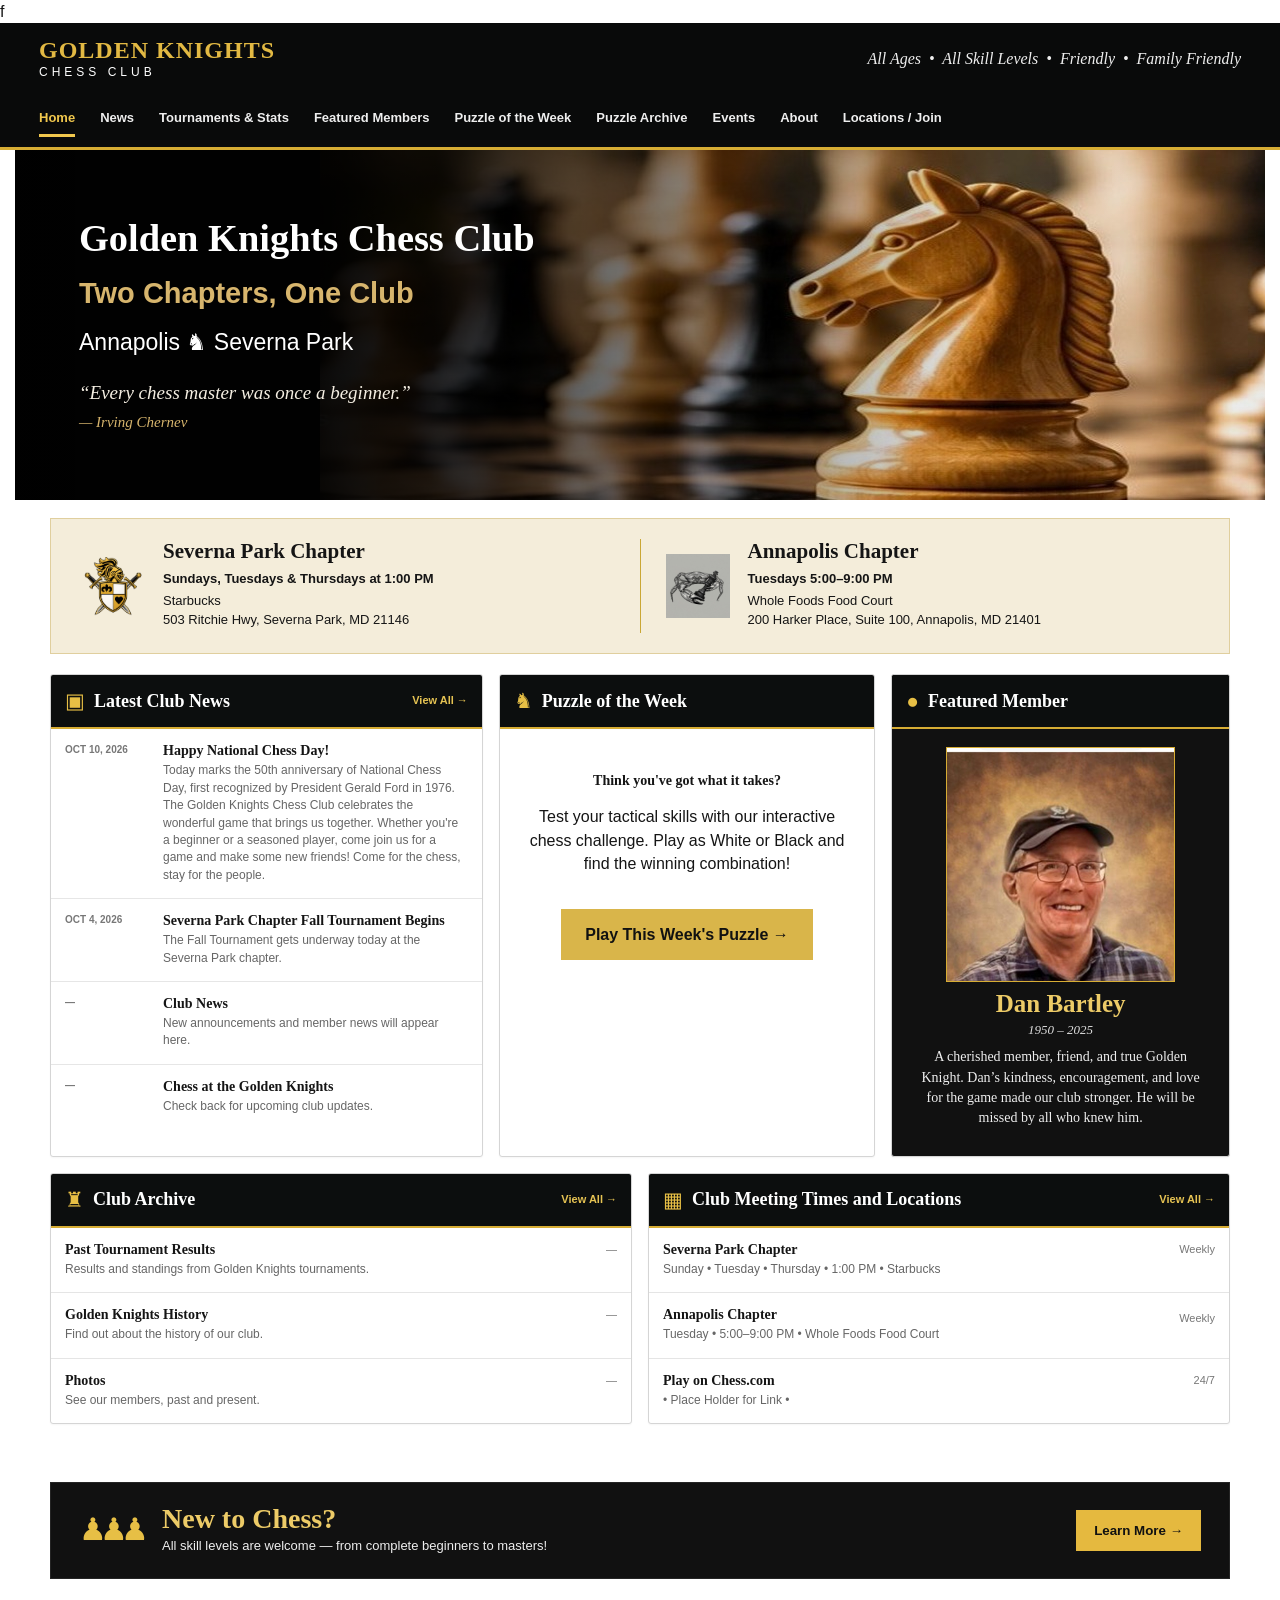
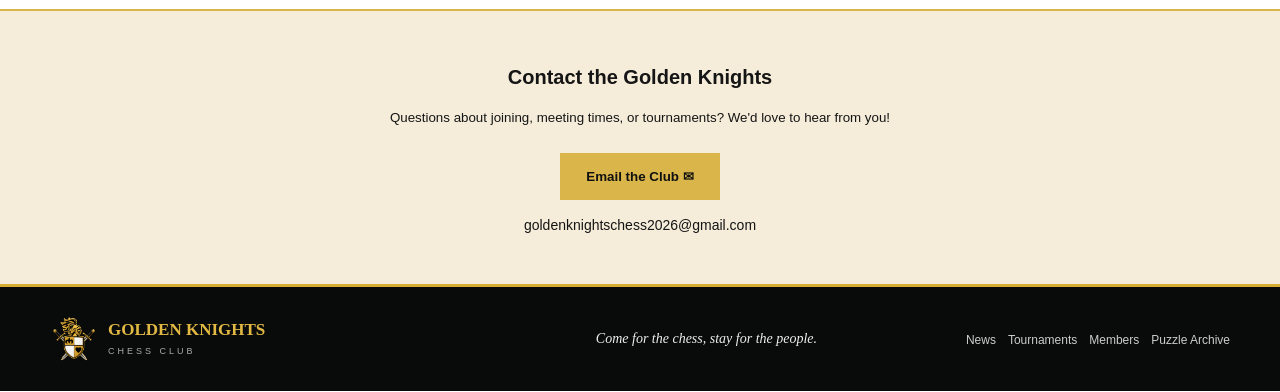
<file: index.html>
<!DOCTYPE html>f
<html lang="en">
<head>
<meta charset="utf-8">
<meta name="viewport" content="width=device-width, initial-scale=1">
<title>Golden Knights Chess Club</title>
<meta name="description" content="Golden Knights Chess Club — two chapters, one club. Chess for everyone in Severna Park and Annapolis, Maryland.">
<link rel="stylesheet" href="styles.css">
</head>
<body>
<header class="top">
  <div class="brand-row">
    <a class="brand" href="#home">
      
      <span><b>GOLDEN KNIGHTS</b><em>CHESS CLUB</em></span>
    </a>
    <div class="tagline">All Ages &nbsp;•&nbsp; All Skill Levels &nbsp;•&nbsp; Friendly &nbsp;•&nbsp; Family Friendly</div>
  </div>
  <button class="menu-toggle" type="button" aria-expanded="false" aria-controls="club-nav" onclick="const nav=document.getElementById('club-nav'); const open=nav.classList.toggle('open'); this.setAttribute('aria-expanded',open);">☰ Menu</button>
  <nav id="club-nav">
    <a class="active" href="#home">Home</a>
    <a href="#news">News</a>
    <a href="dan-bartley-memorial-fall-tournament-2026.html">Tournaments &amp; Stats</a>
    <a href="#members">Featured Members</a>
    <a href="golden-knights-puzzle-of-the-week.html">Puzzle of the Week</a>
    <a href="golden-knights-puzzle-archive.html">Puzzle Archive</a>
    <a href="#events">Events</a>
    <a href="#about">About</a>
    <a href="#locations">Locations / Join</a>
  </nav>
</header>

<main id="home">
  <section class="hero" style="display:flex;align-items:center;min-height:350px;padding:30px 5%;box-sizing:border-box;background:linear-gradient(90deg,rgba(0,0,0,.92) 0%,rgba(0,0,0,.76) 36%,rgba(0,0,0,.08) 78%),url('assets/GKBanner01.jfif') center center / cover no-repeat;">
  <div style="max-width:650px;color:#fff;text-align:left;">
    <h1 style="color:#fff;font-size:clamp(25px,3vw,43px);line-height:1.12;margin:0 0 12px;">Golden Knights Chess Club</h1>
    <div style="color:#d7b56d;font-size:clamp(19px,2.3vw,29px);font-weight:bold;margin-bottom:12px;">Two Chapters, One Club</div>
    <div style="color:#fff;font-size:clamp(16px,1.8vw,23px);margin-bottom:20px;">Annapolis ♞ Severna Park</div>
    <blockquote style="color:#f4eee2;font-size:clamp(14px,1.5vw,19px);font-style:italic;margin:0;border:0;padding:0;">“Every chess master was once a beginner.”<cite style="display:block;color:#d7b56d;font-size:15px;margin-top:6px;">— Irving Chernev</cite></blockquote>
  </div>
</section>

  <section class="chapter-bar" id="locations">
    <article class="chapter">
      <div class="chapter-icon crest-icon"><img src="assets/golden-knights-crest.png" alt="Golden Knights crest"></div>
      <div>
        <h2>Severna Park Chapter</h2>
        <p><strong>Sundays, Tuesdays &amp; Thursdays at 1:00 PM</strong></p>
        <p>Starbucks<br>503 Ritchie Hwy, Severna Park, MD 21146</p>
      </div>
    </article>
    <div class="divider"></div>
    <article class="chapter">
      <div class="chapter-icon crab-icon"><img src="assets/annapolis-crab.png" alt="Crab illustration"></div>
      <div>
        <h2>Annapolis Chapter</h2>
        <p><strong>Tuesdays 5:00–9:00 PM</strong></p>
        <p>Whole Foods Food Court<br>200 Harker Place, Suite 100, Annapolis, MD 21401</p>
      </div>
    </article>
  </section>

  <section class="content-wrap" id="news">
    <div class="top-grid">
      <article class="panel news-panel">
        <header><span class="panel-icon">▣</span><h2>Latest Club News</h2><a href="#news">View All →</a></header>
        <div class="news-item">
  <time>OCT 10, 2026</time>
  <div>
    <h3>Happy National Chess Day!</h3>
    <p>Today marks the 50th anniversary of National Chess Day, first recognized by President Gerald Ford in 1976. The Golden Knights Chess Club celebrates the wonderful game that brings us together. Whether you're a beginner or a seasoned player, come join us for a game and make some new friends! Come for the chess, stay for the people.</p>
  </div>
</div>
        <div class="news-item"><time>OCT 4, 2026</time><div><h3>Severna Park Chapter Fall Tournament Begins</h3><p>The Fall Tournament gets underway today at the Severna Park chapter.</p></div></div>
        <div class="news-item"><time>—</time><div><h3>Club News</h3><p>New announcements and member news will appear here.</p></div></div>
        <div class="news-item"><time>—</time><div><h3>Chess at the Golden Knights</h3><p>Check back for upcoming club updates.</p></div></div>
      </article>

      <article class="panel puzzle-panel" id="puzzle">
  <header>
    <span class="panel-icon">♞</span>
    <h2>Puzzle of the Week</h2>
  </header>

  <div style="padding: 30px 20px; text-align: center;">
    <h3>Think you've got what it takes?</h3>

    <p>
      Test your tactical skills with our interactive
      chess challenge. Play as White or Black and
      find the winning combination!
    </p>

    <a href="golden-knights-puzzle-of-the-week.html"
       style="display:inline-block; margin-top:18px;
       padding:14px 24px; background:#d9b54a;
       color:#111; font-weight:bold; text-decoration:none;">
      Play This Week's Puzzle →
    </a>
  </div>
</article>
      <article class="panel member-panel" id="members">
        <header><span class="panel-icon">●</span><h2>Featured Member</h2></header>
        <img class="dan" src="assets/dan-bartley.jpg" alt="Dan Bartley holding a trophy">
        <h2 class="dan-name">Dan Bartley</h2>
        <div class="dates">1950 – 2025</div>
        <p>A cherished member, friend, and true Golden Knight. Dan’s kindness, encouragement, and love for the game made our club stronger. He will be missed by all who knew him.</p>
      </article>
    </div>

    <div class="lower-grid">
      <article class="panel list-panel" id="tournaments">
        <header><span class="panel-icon">♜</span><h2>Club Archive</h2><a href="#tournaments">View All →</a></header>
        <div class="list-row"><div><b>Past Tournament Results</b><small>Results and standings from Golden Knights tournaments.</small></div><time>—</time></div>
        <div class="list-row"><div><b>Golden Knights History</b><small>Find out about the history of our club.</small></div><time>—</time></div>
        <div class="list-row"><div><b>Photos</b><small>See our members, past and present.</small></div><time>—</time></div>
      </article>

      <article class="panel list-panel" id="events">
        <header><span class="panel-icon">▦</span><h2>Club Meeting Times and Locations</h2><a href="#events">View All →</a></header>
        <div class="list-row"><div><b>Severna Park Chapter</b><small>Sunday • Tuesday • Thursday • 1:00 PM • Starbucks</small></div><time>Weekly</time></div>
        <div class="list-row"><div><b>Annapolis Chapter</b><small>Tuesday • 5:00–9:00 PM • Whole Foods Food Court</div><time>Weekly</time></div>
        <div class="list-row"><div><b>Play on Chess.com</b><small> • Place Holder for Link • </small></div><time>24/7</time></div>
      </article>
    </div>
  </section>

  <section class="new-chess" id="about">
    <div><span class="people">♟♟♟</span><div><h2>New to Chess?</h2><p>All skill levels are welcome — from complete beginners to masters!</p></div></div>
    <a href="#about">Learn More →</a>
  </section>
</main>
<section id="contact" style="text-align:center; padding:35px 20px; background:#f5edda; border-top:2px solid #d9b54a;">
  <h2>Contact the Golden Knights</h2>
  <p>Questions about joining, meeting times, or tournaments? We'd love to hear from you!</p>
  <a href="mailto:goldenknightschess2026@gmail.com"
     style="display:inline-block; margin-top:12px; padding:14px 26px; background:#d9b54a; color:#111; font-weight:bold; text-decoration:none;">
    Email the Club &#9993;
  </a>
  <p style="margin-top:15px; font-size:14px;">
    goldenknightschess2026@gmail.com
  </p>
</section>
<footer>
  <div class="footer-brand"><img src="assets/golden-knights-crest.png" alt=""><span><b>GOLDEN KNIGHTS</b><em>CHESS CLUB</em></span></div>
  <div class="motto">Come for the chess, stay for the people.</div>
  <div class="footer-links"><a href="#news">News</a><a href="#tournaments">Tournaments</a><a href="#members">Members</a><a href="#archive">Puzzle Archive</a></div>
</footer>
<div id="archive" class="sr-only">Puzzle Archive</div>
</body>
</html>
</file>
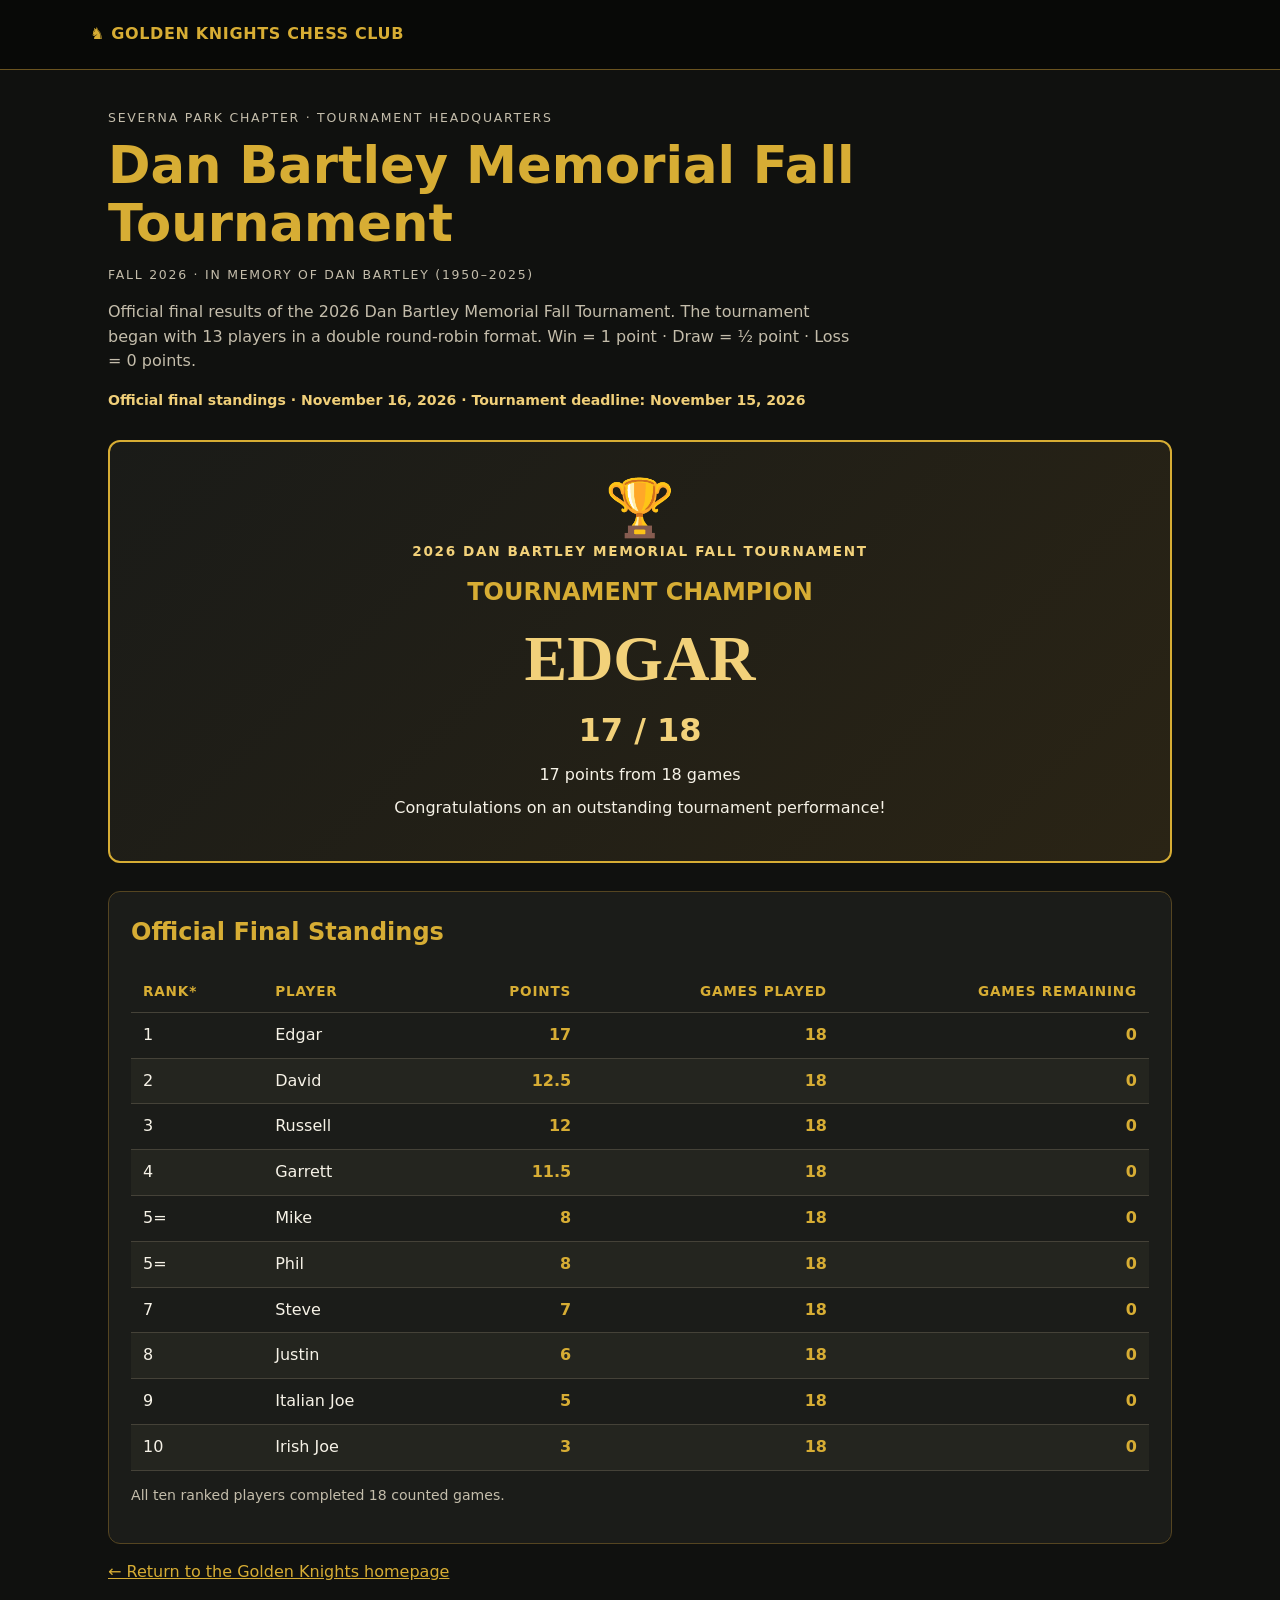
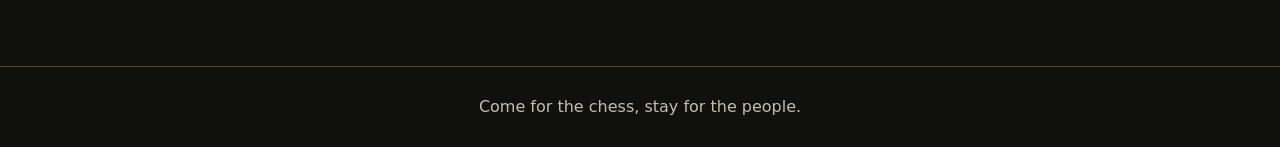
<file: dan-bartley-memorial-fall-tournament-2026.html>
<!DOCTYPE html>

<html lang="en"><head><meta charset="utf-8"/><meta content="width=device-width,initial-scale=1" name="viewport"/><title>Dan Bartley Memorial Fall Tournament 2026 | Golden Knights Chess Club</title><style>
:root{--gold:#d7ad34;--bg:#10110f;--panel:#1b1c19;--text:#f6f2e7;--muted:#c4bdab}
*{box-sizing:border-box}body{margin:0;background:var(--bg);color:var(--text);font:16px/1.55 system-ui,-apple-system,Arial,sans-serif}
a{color:var(--gold)}header{border-bottom:1px solid #6b5420;background:#080907;padding:22px max(20px,calc((100vw - 1100px)/2))}
header a{text-decoration:none;font-weight:700;letter-spacing:.04em}main{max-width:1100px;margin:auto;padding:38px 18px 65px}h1{font-size:clamp(2rem,5vw,3.2rem);margin:.2em 0;color:var(--gold);line-height:1.12}h2{color:var(--gold);margin-top:0}.eyebrow{color:var(--muted);text-transform:uppercase;letter-spacing:.14em;font-size:.78rem}.lead{color:var(--muted);max-width:750px}.panel{background:var(--panel);border:1px solid #554521;border-radius:12px;padding:22px;margin-top:28px}table{border-collapse:collapse;width:100%}th,td{border-bottom:1px solid #454238;padding:10px 12px;text-align:left}thead th{color:var(--gold);font-size:.85rem;text-transform:uppercase;letter-spacing:.06em}.num{text-align:right;font-weight:800;color:var(--gold)}tbody tr:nth-child(even){background:#24251f}.scroll{overflow-x:auto;-webkit-overflow-scrolling:touch}.matrix{width:max-content;min-width:100%;font-size:.85rem}.matrix th,.matrix td{padding:9px 12px;text-align:center;white-space:nowrap}.matrix th:first-child{position:sticky;left:0;background:#28271e;text-align:left;z-index:1;min-width:112px}.matrix thead th{font-size:.75rem;letter-spacing:0;text-transform:none}.matrix .diag{background:#353125;color:#b2a98d}.matrix .empty{color:#77766e}.matrix .result{font-weight:700;color:#f8d677}.note{color:var(--muted);font-size:.88rem}footer{text-align:center;border-top:1px solid #54451f;padding:28px 16px;color:var(--muted)}@media(max-width:550px){.panel{padding:15px}th,td{padding:9px}}

.champion{text-align:center;border:2px solid #d7ad34;background:linear-gradient(135deg,#1a1b18,#2a2415);padding:32px 18px}.champion .trophy{font-size:3.5rem;line-height:1.2}.champion .champ-label{color:#f2d17a;letter-spacing:.12em;font-weight:750;font-size:.85rem}.champion .champ-name{font:700 clamp(2.5rem,7vw,4rem) Georgia,serif;color:#f2d17a;margin:10px 0}.champion .score{font-size:2rem;font-weight:800;color:#f2d17a}.champion p{margin:8px auto;max-width:620px}.summary{background:#373423!important;font-weight:750}.summary td{color:#f2d17a}.rule{border-left:4px solid #d7ad34;padding:4px 0 4px 16px}.subtle{color:var(--muted)}
</style></head><body>
<header><a href="index.html">♞ GOLDEN KNIGHTS CHESS CLUB</a></header>
<main><div class="eyebrow">Severna Park Chapter · Tournament headquarters</div><h1>Dan Bartley Memorial Fall Tournament</h1>
<p class="eyebrow">Fall 2026 · In memory of Dan Bartley (1950–2025)</p>
<p class="lead">Official final results of the 2026 Dan Bartley Memorial Fall Tournament. The tournament began with 13 players in a double round-robin format. Win = 1 point · Draw = ½ point · Loss = 0 points.</p>
<p class="note" style="color:#f0cf79;font-weight:700">Official final standings · November 16, 2026 · Tournament deadline: November 15, 2026</p>
<section aria-label="Tournament champion" class="panel champion"><div aria-hidden="true" class="trophy">🏆</div><div class="champ-label">2026 DAN BARTLEY MEMORIAL FALL TOURNAMENT</div><h2 style="margin:12px 0 0">TOURNAMENT CHAMPION</h2><div class="champ-name">EDGAR</div><div class="score">17 / 18</div><p>17 points from 18 games</p><p>Congratulations on an outstanding tournament performance!</p></section>
<section class="panel"><h2>Official Final Standings</h2><div class="scroll"><table><thead><tr><th>Rank*</th><th>Player</th><th class="num">Points</th><th class="num">Games played</th><th class="num">Games remaining</th></tr></thead><tbody><tr><td>1</td><td>Edgar</td><td class="num">17</td><td class="num">18</td><td class="num">0</td></tr><tr><td>2</td><td>David</td><td class="num">12.5</td><td class="num">18</td><td class="num">0</td></tr><tr><td>3</td><td>Russell</td><td class="num">12</td><td class="num">18</td><td class="num">0</td></tr><tr><td>4</td><td>Garrett</td><td class="num">11.5</td><td class="num">18</td><td class="num">0</td></tr><tr><td>5=</td><td>Mike</td><td class="num">8</td><td class="num">18</td><td class="num">0</td></tr><tr><td>5=</td><td>Phil</td><td class="num">8</td><td class="num">18</td><td class="num">0</td></tr><tr><td>7</td><td>Steve</td><td class="num">7</td><td class="num">18</td><td class="num">0</td></tr><tr><td>8</td><td>Justin</td><td class="num">6</td><td class="num">18</td><td class="num">0</td></tr><tr><td>9</td><td>Italian Joe</td><td class="num">5</td><td class="num">18</td><td class="num">0</td></tr><tr><td>10</td><td>Irish Joe</td><td class="num">3</td><td class="num">18</td><td class="num">0</td></tr></tbody></table></div><p class="note">All ten ranked players completed 18 counted games.</p></section>


<p><a href="index.html">← Return to the Golden Knights homepage</a></p></main><footer>Come for the chess, stay for the people.</footer></body></html>
</file>
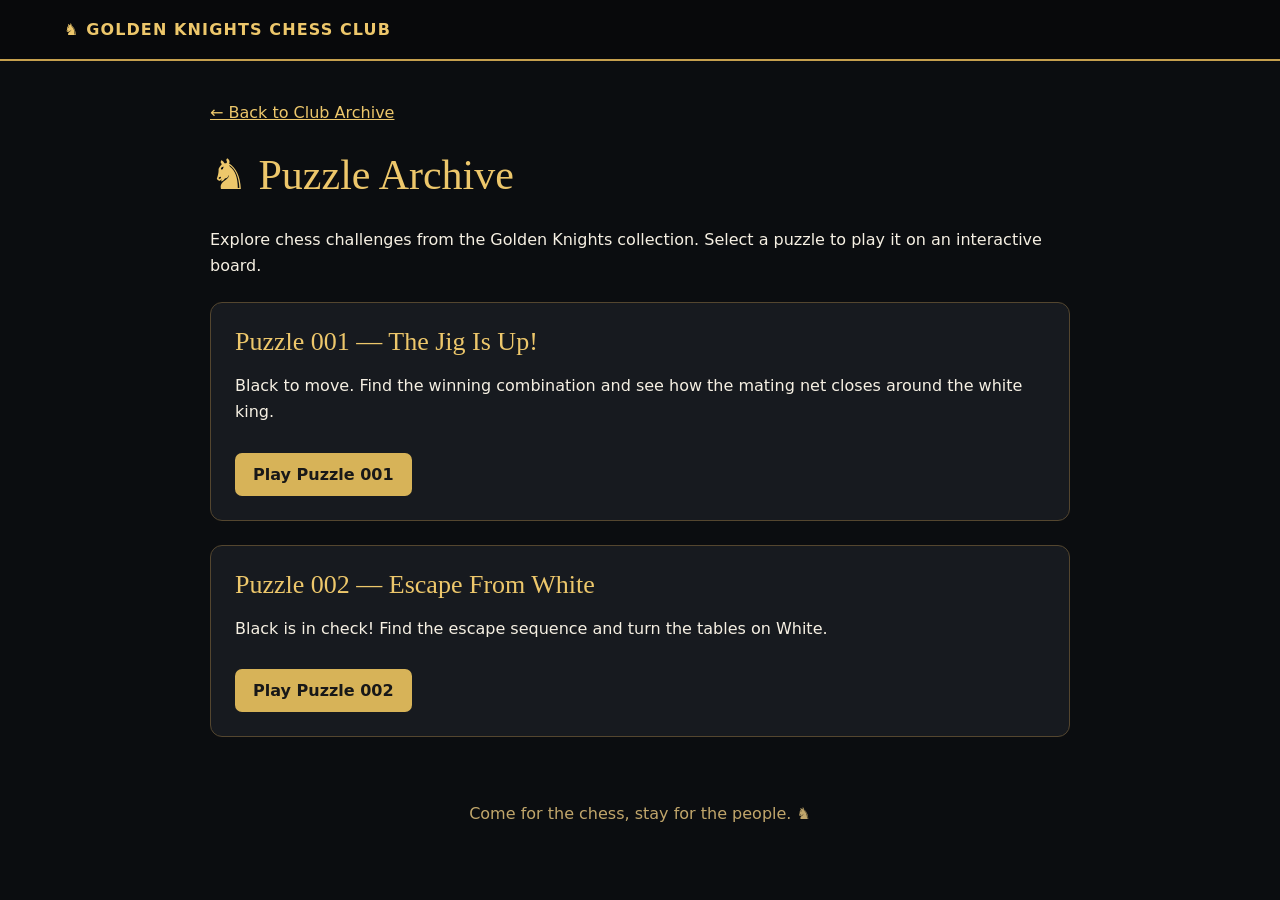
<file: golden-knights-puzzle-archive.html>
<!doctype html><html lang="en"><head><meta charset="utf-8"><meta name="viewport" content="width=device-width,initial-scale=1"><title>Golden Knights | Puzzle Archive</title><style>*{box-sizing:border-box}body{margin:0;background:#0b0d10;color:#f6f0e3;font:16px system-ui,Segoe UI,sans-serif}header{padding:20px 5%;border-bottom:2px solid #c6a04e;background:#08090b}header strong{color:#edc76b;letter-spacing:.07em}main{max-width:900px;margin:42px auto;padding:0 20px}h1{font:clamp(28px,4vw,42px) Georgia,serif;color:#edc76b}p{line-height:1.6}.card{background:#171a1f;border:1px solid #54462f;border-radius:12px;padding:24px;margin-top:24px}.card h2{font:26px Georgia,serif;color:#edc76b;margin:0 0 12px}.action{display:inline-block;background:#d7b358;color:#181818;text-decoration:none;font-weight:700;border-radius:7px;padding:12px 18px;margin-top:12px}.back{color:#edc76b}footer{text-align:center;padding:25px;color:#c1a66b}</style></head><body><header><strong>♞ GOLDEN KNIGHTS CHESS CLUB</strong></header><main><a class="back" href="index.html#archive">← Back to Club Archive</a><h1>♞ Puzzle Archive</h1><p>Explore chess challenges from the Golden Knights collection. Select a puzzle to play it on an interactive board.</p><article class="card"><h2>Puzzle 001 — The Jig Is Up!</h2><p>Black to move. Find the winning combination and see how the mating net closes around the white king.</p><a class="action" href="golden-knights-archive-puzzle-001.html">Play Puzzle 001</a></article><article class="card"><h2>Puzzle 002 — Escape From White</h2><p>Black is in check! Find the escape sequence and turn the tables on White.</p><a class="action" href="golden-knights-archive-puzzle-002.html">Play Puzzle 002</a></article></main><footer>Come for the chess, stay for the people. ♞</footer></body></html>
</file>
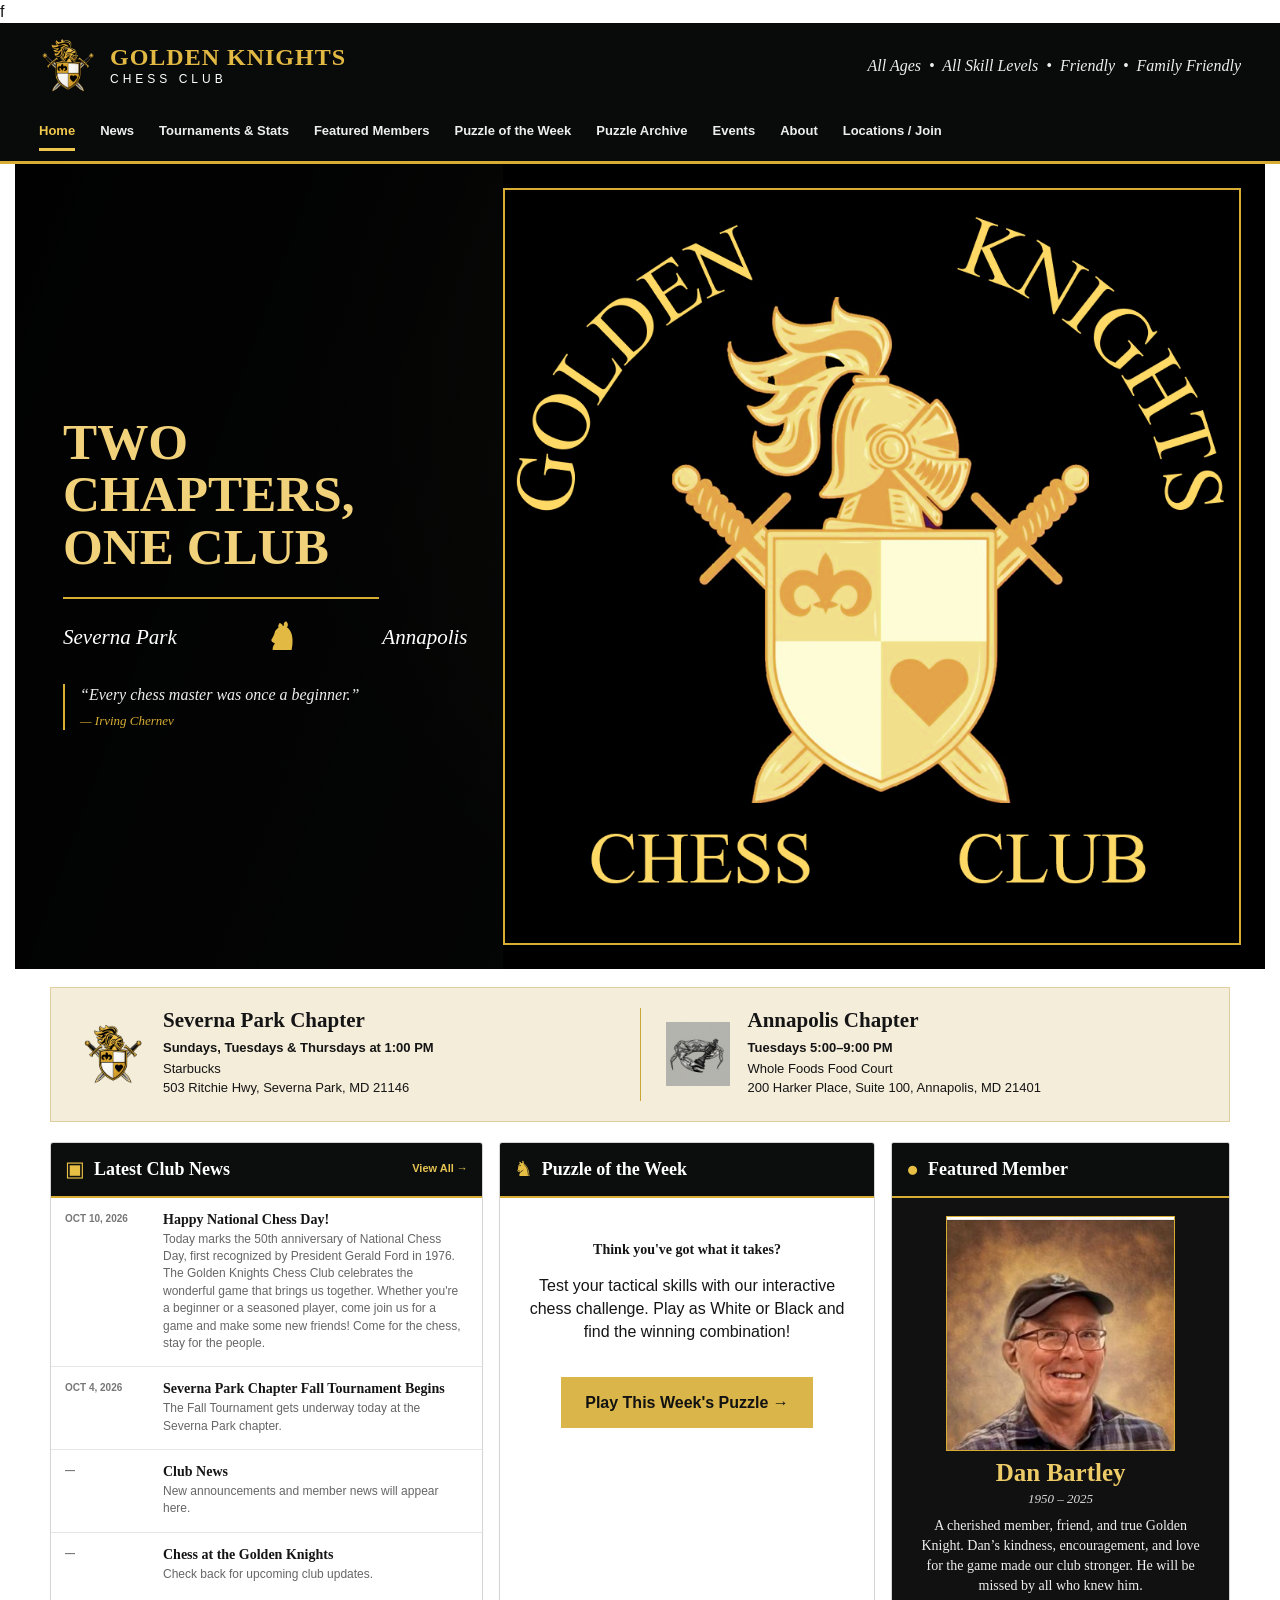
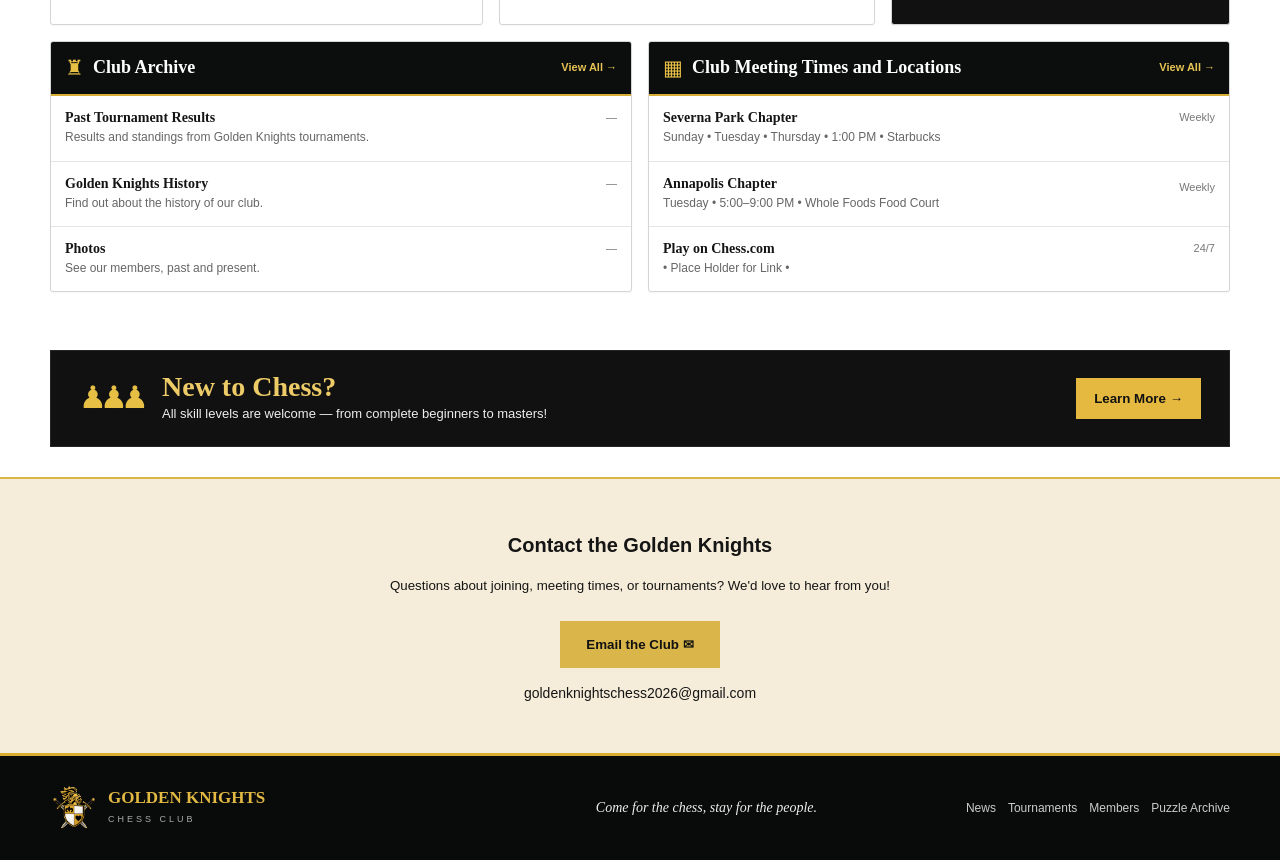
<file: index.html.html>
<!DOCTYPE html>f
<html lang="en">
<head>
<meta charset="utf-8">
<meta name="viewport" content="width=device-width, initial-scale=1">
<title>Golden Knights Chess Club</title>
<meta name="description" content="Golden Knights Chess Club — two chapters, one club. Chess for everyone in Severna Park and Annapolis, Maryland.">
<link rel="stylesheet" href="styles.css">
</head>
<body>
<header class="top">
  <div class="brand-row">
    <a class="brand" href="#home">
      <img src="assets/golden-knights-crest.png" alt="Golden Knights Chess Club crest">
      <span><b>GOLDEN KNIGHTS</b><em>CHESS CLUB</em></span>
    </a>
    <div class="tagline">All Ages &nbsp;•&nbsp; All Skill Levels &nbsp;•&nbsp; Friendly &nbsp;•&nbsp; Family Friendly</div>
  </div>
  <button class="menu-toggle" type="button" aria-expanded="false" aria-controls="club-nav" onclick="const nav=document.getElementById('club-nav'); const open=nav.classList.toggle('open'); this.setAttribute('aria-expanded',open);">☰ Menu</button>
  <nav id="club-nav">
    <a class="active" href="#home">Home</a>
    <a href="#news">News</a>
    <a href="dan-bartley-memorial-fall-tournament-2026.html">Tournaments &amp; Stats</a>
    <a href="#members">Featured Members</a>
    <a href="golden-knights-puzzle-of-the-week.html">Puzzle of the Week</a>
    <a href="#archive">Puzzle Archive</a>
    <a href="#events">Events</a>
    <a href="#about">About</a>
    <a href="#locations">Locations / Join</a>
  </nav>
</header>

<main id="home">
  <section class="hero">
    <div class="hero-copy">
      <h1>TWO CHAPTERS,<br>ONE CLUB</h1>
      <div class="gold-rule"></div>
      <div class="chapters"><span>Severna Park</span><b>♞</b><span>Annapolis</span></div>
      <blockquote>“Every chess master was once a beginner.”<cite>— Irving Chernev</cite></blockquote>
    </div>
    <div class="hero-photo" style="background:#000;"><img src="assets/golden-knights-home-logo.png" alt="Golden Knights Chess Club logo" style="width:100%;height:100%;object-fit:contain;background:#000;"></div>
  </section>

  <section class="chapter-bar" id="locations">
    <article class="chapter">
      <div class="chapter-icon crest-icon"><img src="assets/golden-knights-crest.png" alt="Golden Knights crest"></div>
      <div>
        <h2>Severna Park Chapter</h2>
        <p><strong>Sundays, Tuesdays &amp; Thursdays at 1:00 PM</strong></p>
        <p>Starbucks<br>503 Ritchie Hwy, Severna Park, MD 21146</p>
      </div>
    </article>
    <div class="divider"></div>
    <article class="chapter">
      <div class="chapter-icon crab-icon"><img src="assets/annapolis-crab.png" alt="Crab illustration"></div>
      <div>
        <h2>Annapolis Chapter</h2>
        <p><strong>Tuesdays 5:00–9:00 PM</strong></p>
        <p>Whole Foods Food Court<br>200 Harker Place, Suite 100, Annapolis, MD 21401</p>
      </div>
    </article>
  </section>

  <section class="content-wrap" id="news">
    <div class="top-grid">
      <article class="panel news-panel">
        <header><span class="panel-icon">▣</span><h2>Latest Club News</h2><a href="#news">View All →</a></header>
        <div class="news-item">
  <time>OCT 10, 2026</time>
  <div>
    <h3>Happy National Chess Day!</h3>
    <p>Today marks the 50th anniversary of National Chess Day, first recognized by President Gerald Ford in 1976. The Golden Knights Chess Club celebrates the wonderful game that brings us together. Whether you're a beginner or a seasoned player, come join us for a game and make some new friends! Come for the chess, stay for the people.</p>
  </div>
</div>
        <div class="news-item"><time>OCT 4, 2026</time><div><h3>Severna Park Chapter Fall Tournament Begins</h3><p>The Fall Tournament gets underway today at the Severna Park chapter.</p></div></div>
        <div class="news-item"><time>—</time><div><h3>Club News</h3><p>New announcements and member news will appear here.</p></div></div>
        <div class="news-item"><time>—</time><div><h3>Chess at the Golden Knights</h3><p>Check back for upcoming club updates.</p></div></div>
      </article>

      <article class="panel puzzle-panel" id="puzzle">
  <header>
    <span class="panel-icon">♞</span>
    <h2>Puzzle of the Week</h2>
  </header>

  <div style="padding: 30px 20px; text-align: center;">
    <h3>Think you've got what it takes?</h3>

    <p>
      Test your tactical skills with our interactive
      chess challenge. Play as White or Black and
      find the winning combination!
    </p>

    <a href="golden-knights-puzzle-of-the-week.html"
       style="display:inline-block; margin-top:18px;
       padding:14px 24px; background:#d9b54a;
       color:#111; font-weight:bold; text-decoration:none;">
      Play This Week's Puzzle →
    </a>
  </div>
</article>
      <article class="panel member-panel" id="members">
        <header><span class="panel-icon">●</span><h2>Featured Member</h2></header>
        <img class="dan" src="assets/dan-bartley.jpg" alt="Dan Bartley holding a trophy">
        <h2 class="dan-name">Dan Bartley</h2>
        <div class="dates">1950 – 2025</div>
        <p>A cherished member, friend, and true Golden Knight. Dan’s kindness, encouragement, and love for the game made our club stronger. He will be missed by all who knew him.</p>
      </article>
    </div>

    <div class="lower-grid">
      <article class="panel list-panel" id="tournaments">
        <header><span class="panel-icon">♜</span><h2>Club Archive</h2><a href="#tournaments">View All →</a></header>
        <div class="list-row"><div><b>Past Tournament Results</b><small>Results and standings from Golden Knights tournaments.</small></div><time>—</time></div>
        <div class="list-row"><div><b>Golden Knights History</b><small>Find out about the history of our club.</small></div><time>—</time></div>
        <div class="list-row"><div><b>Photos</b><small>See our members, past and present.</small></div><time>—</time></div>
      </article>

      <article class="panel list-panel" id="events">
        <header><span class="panel-icon">▦</span><h2>Club Meeting Times and Locations</h2><a href="#events">View All →</a></header>
        <div class="list-row"><div><b>Severna Park Chapter</b><small>Sunday • Tuesday • Thursday • 1:00 PM • Starbucks</small></div><time>Weekly</time></div>
        <div class="list-row"><div><b>Annapolis Chapter</b><small>Tuesday • 5:00–9:00 PM • Whole Foods Food Court</div><time>Weekly</time></div>
        <div class="list-row"><div><b>Play on Chess.com</b><small> • Place Holder for Link • </small></div><time>24/7</time></div>
      </article>
    </div>
  </section>

  <section class="new-chess" id="about">
    <div><span class="people">♟♟♟</span><div><h2>New to Chess?</h2><p>All skill levels are welcome — from complete beginners to masters!</p></div></div>
    <a href="#about">Learn More →</a>
  </section>
</main>
<section id="contact" style="text-align:center; padding:35px 20px; background:#f5edda; border-top:2px solid #d9b54a;">
  <h2>Contact the Golden Knights</h2>
  <p>Questions about joining, meeting times, or tournaments? We'd love to hear from you!</p>
  <a href="mailto:goldenknightschess2026@gmail.com"
     style="display:inline-block; margin-top:12px; padding:14px 26px; background:#d9b54a; color:#111; font-weight:bold; text-decoration:none;">
    Email the Club &#9993;
  </a>
  <p style="margin-top:15px; font-size:14px;">
    goldenknightschess2026@gmail.com
  </p>
</section>
<footer>
  <div class="footer-brand"><img src="assets/golden-knights-crest.png" alt=""><span><b>GOLDEN KNIGHTS</b><em>CHESS CLUB</em></span></div>
  <div class="motto">Come for the chess, stay for the people.</div>
  <div class="footer-links"><a href="#news">News</a><a href="#tournaments">Tournaments</a><a href="#members">Members</a><a href="#archive">Puzzle Archive</a></div>
</footer>
<div id="archive" class="sr-only">Puzzle Archive</div>
</body>
</html>
</file>
<file: styles.css>
*{box-sizing:border-box}html{scroll-behavior:smooth}body{margin:0;background:#fff;color:#151515;font-family:Arial,Helvetica,sans-serif;line-height:1.45}.top{background:#090a0a;color:#fff;border-bottom:3px solid #d7ad34}.brand-row{max-width:1250px;margin:auto;padding:14px 24px 10px;display:flex;align-items:center;justify-content:space-between;gap:20px}.brand{display:flex;align-items:center;gap:13px;color:#fff;text-decoration:none}.brand img{width:58px;height:58px;object-fit:contain}.brand b{display:block;color:#e2b943;font:700 24px Georgia,serif;letter-spacing:1px}.brand em{display:block;font-style:normal;letter-spacing:4px;font-size:12px}.tagline{font:italic 16px Georgia,serif;color:#eee}nav{max-width:1250px;margin:auto;display:flex;gap:25px;align-items:center;padding:10px 24px;overflow:auto;white-space:nowrap}nav a{color:#eee;text-decoration:none;font-weight:700;font-size:13px;padding:7px 0;border-bottom:3px solid transparent}nav a:hover,nav a.active{color:#f0c74d;border-color:#f0c74d}.hero{max-width:1250px;margin:auto;display:grid;grid-template-columns:39% 61%;min-height:365px;background:radial-gradient(circle at 70% 30%,#29261f,#0b0c0c 58%);color:#fff}.hero-copy{padding:52px 35px 38px 48px;display:flex;flex-direction:column;justify-content:center;background:linear-gradient(110deg,rgba(0,0,0,.9),rgba(0,0,0,.62))}.hero h1{font:700 clamp(39px,4vw,58px)/1.02 Georgia,serif;color:#f1d27a;margin:0}.gold-rule{width:78%;height:2px;background:#d7ad34;margin:24px 0 17px}.chapters{display:flex;align-items:center;justify-content:space-between;gap:12px;font:italic 21px Georgia,serif;color:#fff}.chapters b{color:#e2b943;font-size:37px}.hero blockquote{border-left:2px solid #d7ad34;margin:25px 0 0;padding-left:15px;font:italic 16px/1.4 Georgia,serif;color:#eee}.hero cite{display:block;color:#d7ad34;font-size:13px;margin-top:6px}.hero-photo{padding:24px 24px 24px 0;display:flex}.hero-photo img{width:100%;height:100%;min-height:310px;object-fit:cover;border:2px solid #d7ad34}.chapter-bar{max-width:1180px;margin:18px auto 0;background:#f4edda;border:1px solid #e0cf9e;display:grid;grid-template-columns:1fr 1px 1fr;gap:25px;padding:20px 30px}.chapter{display:flex;align-items:center;gap:18px}.chapter-icon{width:64px;height:64px;display:grid;place-items:center;flex:0 0 64px}.crest-icon img{width:64px;height:64px;object-fit:contain}.crab-icon img{width:64px;height:64px;object-fit:contain}.chapter h2{font:700 21px Georgia,serif;margin:0 0 6px}.chapter p{margin:3px 0;font-size:13px}.divider{background:#caa735}.content-wrap{max-width:1180px;margin:auto;padding:20px 0 42px}.top-grid{display:grid;grid-template-columns:1.15fr 1fr .9fr;gap:16px}.panel{border:1px solid #d5d5d5;border-radius:3px;overflow:hidden;background:#fff;box-shadow:0 1px 2px rgba(0,0,0,.04)}.panel header{background:#0c0e0e;color:#fff;display:flex;align-items:center;gap:9px;padding:11px 14px;border-bottom:2px solid #d7ad34}.panel header h2{font:700 18px Georgia,serif;margin:0;flex:1}.panel header a{color:#e6c353;font-size:11px;font-weight:700;text-decoration:none}.panel-icon{color:#e7bf45;font-size:21px}.news-item{display:grid;grid-template-columns:86px 1fr;gap:12px;padding:14px;border-bottom:1px solid #e6e6e6}.news-item:last-child{border:0}.news-item time{font-size:10px;color:#777;font-weight:700}.news-item h3{font:700 14px Georgia,serif;margin:0 0 3px}.news-item p{margin:0;color:#666;font-size:12px}.puzzle-panel{text-align:center;padding-bottom:18px}.puzzle-panel header{text-align:left}.board{width:190px;height:190px;margin:19px auto 12px;display:grid;grid-template-columns:repeat(4,1fr);border:1px solid #555}.board span{display:grid;place-items:center;font-size:26px}.board span:nth-child(4n+1),.board span:nth-child(4n+3){background:#e9d9b3}.board span:nth-child(4n+2),.board span:nth-child(4n){background:#8b704b}.puzzle-panel h3{font:700 14px Georgia,serif}.puzzle-panel button{background:#e5b93f;border:0;padding:10px 15px;font-weight:700}.member-panel{background:#111;color:#fff;text-align:center}.member-panel header{text-align:left}.dan{display:block;width:68%;height:235px;object-fit:cover;object-position:center 22%;margin:18px auto 8px;border:1px solid #d7ad34}.dan-name{color:#edcb67;font:700 25px Georgia,serif;margin:4px 0}.dates{color:#ddd;font:italic 13px Georgia,serif}.member-panel>p{padding:0 22px 18px;margin:9px 0;color:#eee;font:14px/1.45 Georgia,serif}.lower-grid{display:grid;grid-template-columns:1fr 1fr;gap:16px;margin-top:16px}.list-row{display:flex;justify-content:space-between;gap:15px;padding:14px;border-bottom:1px solid #e5e5e5}.list-row:last-child{border:0}.list-row b{display:block;font:700 14px Georgia,serif}.list-row small{display:block;color:#666;font-size:12px;margin-top:3px}.list-row time{font-size:11px;color:#777;white-space:nowrap}.new-chess{background:#111;color:#fff;max-width:1180px;margin:0 auto 30px;padding:20px 28px;display:flex;justify-content:space-between;align-items:center;gap:20px;border:1px solid #252525}.new-chess>div{display:flex;align-items:center;gap:20px}.people{color:#e7bf45;font-size:31px;letter-spacing:-7px}.new-chess h2{font:700 28px Georgia,serif;color:#edcb67;margin:0}.new-chess p{margin:2px 0;color:#eee;font-size:13px}.new-chess>a{background:#e5b93f;color:#111;text-decoration:none;padding:11px 18px;font-weight:700;white-space:nowrap}footer{background:#090a0a;color:#aaa;border-top:3px solid #d7ad34;padding:28px max(24px,calc((100% - 1180px)/2));display:grid;grid-template-columns:1.4fr 1fr 1fr;align-items:center;gap:25px}.footer-brand{display:flex;align-items:center;gap:10px}.footer-brand img{width:48px;height:48px;object-fit:contain}.footer-brand b{display:block;color:#e2b943;font:700 17px Georgia,serif}.footer-brand em{font-style:normal;font-size:9px;letter-spacing:3px}.motto{text-align:center;font:italic 14px Georgia,serif;color:#eee}.footer-links{text-align:right}.footer-links a{color:#ccc;text-decoration:none;font-size:12px;margin-left:12px}.footer-links a:hover{color:#e2b943}.sr-only{position:absolute;width:1px;height:1px;overflow:hidden;clip:rect(0,0,0,0)}@media(max-width:900px){.brand-row{align-items:flex-start}.tagline{display:none}.hero{grid-template-columns:1fr}.hero-copy{padding:38px 28px}.hero-photo{padding:0 18px 18px}.chapter-bar{grid-template-columns:1fr;gap:15px}.divider{height:1px}.top-grid{grid-template-columns:1fr 1fr}.member-panel{grid-column:1/-1}.lower-grid{grid-template-columns:1fr}footer{grid-template-columns:1fr;text-align:center}.footer-links{text-align:center}.footer-brand{justify-content:center}}@media(max-width:600px){nav{gap:17px}.hero h1{font-size:39px}.hero-photo img{min-height:210px}.top-grid{grid-template-columns:1fr}.member-panel{grid-column:auto}.content-wrap{padding-left:12px;padding-right:12px}.chapter-bar{margin-left:12px;margin-right:12px;padding:18px}.new-chess{margin-left:12px;margin-right:12px;align-items:flex-start;flex-direction:column}.new-chess>a{align-self:flex-start}.brand b{font-size:19px}}
.menu-toggle {
  display: none;
}

@media (max-width: 900px) {
  .menu-toggle {
    display: block;
    margin: 10px 18px;
    padding: 10px 16px;
    background: #d7ad34;
    color: #090a0a;
    border: 0;
    border-radius: 5px;
    font-weight: bold;
    font-size: 16px;
    cursor: pointer;
  }

  .top nav {
    display: none;
    flex-direction: column;
    align-items: flex-start;
    gap: 0;
    padding: 8px 18px 16px;
  }

  .top nav.open {
    display: flex;
  }

  .top nav a {
    width: 100%;
    padding: 12px 4px;
  }
}
</file>
